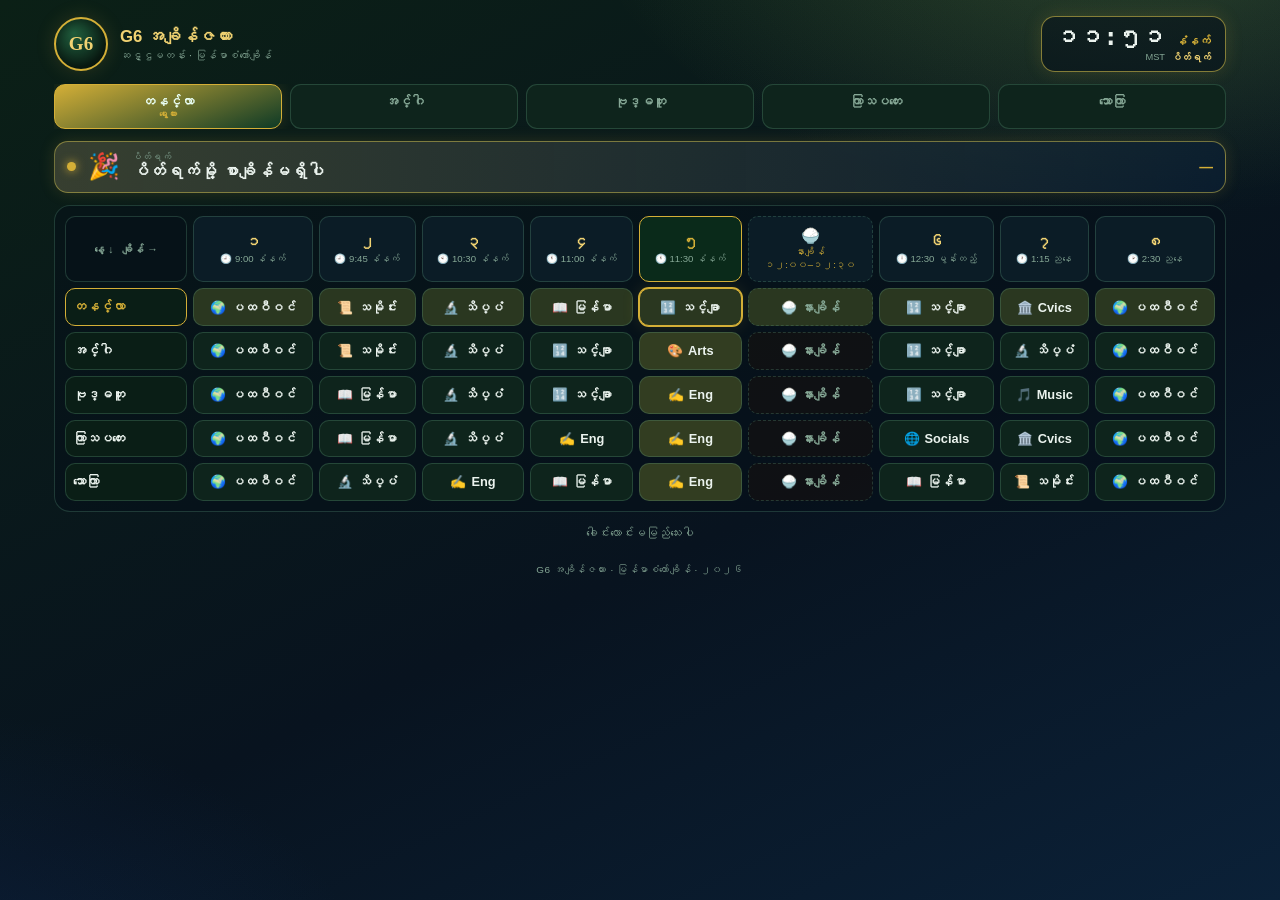
<file: index.html>
<!DOCTYPE html>
<html lang="my">
<head>
<meta charset="UTF-8">
<meta name="viewport" content="width=device-width, initial-scale=1.0, viewport-fit=cover">
<title>G6 အချိန်ဇယား</title>
<style>
  * { margin:0; padding:0; box-sizing:border-box; -webkit-tap-highlight-color:transparent; }

  :root {
    --navy: #08131f;
    --navy2: #0b2138;
    --green-dk: #0b2016;
    --green: #155230;
    --green-br: #38d68a;
    --green-sm: #2aa06a;
    --gold: #d4af37;
    --gold-s: #f0d272;
    --text: #ebf3ee;
    --muted: #86a896;
    --line: rgba(96,160,130,0.28);
    --card: #0e241c;
    --head: #0b1c26;
    --daycol: #0a1e16;
    --subj: var(--gold);
    --subj-soft: rgba(212,175,55,0.16);
  }

  html, body { min-height:100%; }

  body {
    font-family: "Noto Sans Myanmar", "Padauk", "Myanmar Text", "Segoe UI", sans-serif;
    color: var(--text);
    background:
      radial-gradient(1000px 560px at 88% -12%, var(--subj-soft), transparent 55%),
      radial-gradient(1000px 560px at 90% -10%, rgba(42,160,106,0.18), transparent 55%),
      radial-gradient(900px 520px at -10% 110%, rgba(22,60,120,0.28), transparent 55%),
      linear-gradient(155deg, var(--green-dk) 0%, var(--navy) 58%, var(--navy2) 100%);
    background-attachment: fixed;
    padding-bottom: 48px;
    transition: background 1s ease;
  }

  .wrap { max-width: 1200px; margin: 0 auto; padding: 16px 14px 0; }

  /* ---------- Header ---------- */
  header {
    display:flex; align-items:center; justify-content:space-between;
    gap:12px; margin-bottom: 12px;
  }
  .brand { display:flex; align-items:center; gap:12px; min-width:0; }
  .crest {
    flex:0 0 auto; width:54px; height:54px; border-radius:50%;
    display:flex; align-items:center; justify-content:center;
    font-family: Georgia, serif; font-size:19px; font-weight:800; color: var(--gold-s);
    background: radial-gradient(circle at 35% 28%, #21603f, var(--green-dk) 72%);
    border: 2px solid var(--subj);
    box-shadow: 0 0 20px var(--subj-soft), inset 0 0 16px rgba(0,0,0,0.55);
    cursor:pointer; user-select:none;
    transition: transform .15s, border-color .6s, box-shadow .6s;
    animation: breath 3.5s ease-in-out infinite;
  }
  .crest:active { transform: scale(0.92); }
  @keyframes breath { 0%,100%{ box-shadow:0 0 12px var(--subj-soft), inset 0 0 16px rgba(0,0,0,0.55);} 50%{ box-shadow:0 0 26px var(--subj-soft), inset 0 0 16px rgba(0,0,0,0.55);} }

  .titles h1 { font-size:1.05rem; line-height:1.2; font-weight:800; color:var(--gold-s); }
  .titles .sub { font-size:.66rem; color:var(--muted); margin-top:2px; }

  .clock-box {
    text-align:right; background: rgba(5,16,26,0.55);
    border:1px solid var(--line); border-radius:14px; padding:8px 14px;
    box-shadow: 0 0 14px rgba(0,0,0,0.35);
    transition: border-color .6s, box-shadow .6s;
  }
  .clock-box.mess { border-color: color-mix(in srgb, var(--subj) 55%, var(--line)); box-shadow: 0 0 18px var(--subj-soft); }
  .clock-box .t {
    font-size:1.5rem; font-weight:800; line-height:1;
    font-variant-numeric: tabular-nums; font-family:"SF Mono","Cascadia Mono",Consolas,monospace;
  }
  .clock-box .t small { font-size:.72rem; font-weight:600; color:var(--gold); margin-left:2px; }
  .clock-box .meta { display:flex; justify-content:flex-end; gap:6px; margin-top:3px; }
  .clock-box .m { font-size:.58rem; color:var(--muted); }
  .clock-box .d { font-size:.62rem; color:var(--gold-s); font-weight:700; }

  /* ---------- Day switcher ---------- */
  .daybar {
    display:flex; gap:8px; overflow-x:auto; margin-bottom: 12px;
    scrollbar-width:none; -webkit-overflow-scrolling:touch;
  }
  .daybar::-webkit-scrollbar { display:none; }
  .pday {
    flex:1 1 0; min-width:60px; padding:9px 6px; text-align:center;
    border-radius:11px; border:1.5px solid var(--line); background: var(--card);
    color: var(--muted); font-weight:700; font-size:.82rem; cursor:pointer;
    transition: all .18s; white-space:nowrap;
  }
  .pday .mk { display:block; font-size:.55rem; color:var(--gold); font-weight:600; }
  .pday.today { border-color: rgba(240,210,114,0.55); }
  .pday.active {
    background: linear-gradient(160deg, var(--subj), #0e3a26);
    border-color: var(--subj); color:#eafff5;
    box-shadow: 0 0 16px var(--subj-soft);
  }

  /* ---------- Now banner ---------- */
  .nowbar {
    margin-bottom: 12px; border-radius: 14px; padding: 10px 12px;
    background: linear-gradient(90deg, color-mix(in srgb, var(--subj) 22%, rgba(11,33,56,0.7)), rgba(11,33,56,0.6));
    border: 1px solid color-mix(in srgb, var(--subj) 45%, var(--line));
    box-shadow: 0 0 16px var(--subj-soft);
    display:flex; align-items:center; gap:12px;
    transition: background .6s, border-color .6s, box-shadow .6s;
  }
  .nowbar .pip {
    flex:0 0 auto; width:9px;height:9px;border-radius:50%;
    background: var(--subj); box-shadow:0 0 10px var(--subj); animation:pulse 1.7s infinite;
  }
  @keyframes pulse { 0%,100%{opacity:1} 45%{opacity:.2} }
  .nowbar .tico { font-size:1.6rem; line-height:1; }
  .nowbar .mid { flex:1; min-width:0; }
  .nowbar .mid .who { font-size:.58rem; color:var(--muted); letter-spacing:.12em; text-transform:uppercase; }
  .nowbar .mid .what { font-size:1.04rem; font-weight:800; color:var(--text); line-height:1.2; }
  .nowbar .mid .what b { color: var(--gold-s); }
  .nowbar .rgt { text-align:right; white-space:nowrap; }
  .nowbar .rgt .num { font-size:.86rem; font-weight:800; color:var(--subj); font-variant-numeric:tabular-nums; }
  .nowbar .rgt .lbl { font-size:.56rem; color:var(--muted); }
  .nowbar .sim { margin-top:5px; font-size:.6rem; color:var(--gold); display:none; text-align:right; }
  .nowbar .sim.on { display:block; }

  /* ---------- Matrix ---------- */
  .grid-scroll {
    overflow-x:auto; -webkit-overflow-scrolling:touch;
    border:1px solid var(--line); border-radius:16px;
    background: rgba(5,14,24,0.5); padding:4px;
    scrollbar-width: thin; scrollbar-color: var(--green-sm) transparent;
  }
  .grid-scroll::-webkit-scrollbar { height:8px; }
  .grid-scroll::-webkit-scrollbar-thumb { background: var(--green-sm); border-radius:10px; }

  table.matrix { border-collapse:separate; border-spacing:6px; width:100%; min-width:800px; }

  table.matrix th, table.matrix td {
    padding:9px 7px; text-align:center; vertical-align:middle;
    border-radius:10px; font-size:.8rem; line-height:1.35;
    overflow-wrap:anywhere; word-break:break-word;
  }

  /* header (time, horizontal) */
  table.matrix thead th {
    position:sticky; top:0; z-index:2;
    background: var(--head); border:1px solid var(--line);
    color: var(--gold-s); font-weight:800; font-size:.74rem; white-space:nowrap;
  }
  table.matrix thead th .big { display:block; font-size:.95rem; }
  table.matrix thead th .st { display:block; font-size:.6rem; color:var(--muted); font-weight:500; font-variant-numeric:tabular-nums; }
  table.matrix thead th.lunchh { color: var(--muted); border-style:dashed; }
  table.matrix thead th.lunchh .st { color: var(--gold); }
  table.matrix thead th.colnow { color: var(--subj); background:#0a2a1a; border-color: var(--subj); }

  /* grid cells (subjects) */
  table.matrix td {
    background: var(--card); border:1px solid var(--line); font-weight:700;
  }
  table.matrix td .ico { margin-right:5px; }
  table.matrix td.lza { border-style:dashed; color:var(--muted); font-weight:600; background: rgba(40,18,5,0.28); }

  /* day column (vertical) */
  table.matrix th.corner {
    position:sticky; left:0; top:0; z-index:4;
    background:#061218; color:var(--muted); font-size:.66rem;
  }
  table.matrix td.day {
    position:sticky; left:0; z-index:1;
    background: var(--daycol); border:1px solid var(--line);
    min-width:104px; text-align:left; font-weight:800; color:var(--text); font-size:.82rem;
  }

  /* selected day row + live column + cell */
  table.matrix tr.rview td.day { color: var(--subj); border-color: var(--subj); }
  table.matrix tr.rview td:not(.day){ background: color-mix(in srgb, var(--subj) 14%, var(--card)); }
  table.matrix tr.rtoday td.day { border-color: var(--gold-s); }
  table.matrix td.colnow { background: color-mix(in srgb, var(--subj) 18%, var(--card)); }
  table.matrix td.cellnow {
    border:1.5px solid var(--subj);
    box-shadow: 0 0 0 1px var(--subj), 0 0 18px var(--subj-soft);
    background: color-mix(in srgb, var(--subj) 30%, var(--card));
  }

  /* ---------- Test panel ---------- */
  .test-panel {
    margin-top:16px; border-radius:16px; padding:16px;
    background: linear-gradient(180deg, rgba(8,26,19,0.94), rgba(7,18,30,0.95));
    border:1px solid var(--line); box-shadow:0 10px 30px rgba(0,0,0,0.4);
  }
  .test-panel[hidden] { display:none; }
  .tp-head { display:flex; align-items:center; justify-content:space-between; margin-bottom:12px; }
  .tp-head h2 { font-size:.9rem; color:var(--gold-s); letter-spacing:.1em; font-weight:800; }
  .tp-head .close { border:1px solid var(--line); background:none; color:var(--muted); width:30px;height:30px; border-radius:8px; font-size:.9rem; cursor:pointer; }
  .tp-grid { display:grid; grid-template-columns:repeat(8,1fr); gap:8px; }
  @media (max-width:599px){ .tp-grid{ grid-template-columns:repeat(4,1fr);} }
  .pbtn { padding:9px 4px; border-radius:10px; border:1px solid var(--line); background:var(--card); color:var(--text); font-weight:700; font-size:.78rem; cursor:pointer; transition:all .15s; }
  .pbtn small { display:block; font-size:.58rem; color:var(--muted); font-weight:500; }
  .pbtn:active { background:var(--green); border-color:var(--green-br); transform:scale(.95); }
  .s-btns { display:flex; gap:8px; flex-wrap:wrap; margin-top:12px; }
  .sbtn { flex:1; min-width:112px; padding:11px 8px; border-radius:11px; border:1px solid var(--line); background:var(--card); color:var(--text); font-size:.8rem; font-weight:700; cursor:pointer; display:flex; align-items:center; justify-content:center; gap:7px; transition:all .15s; }
  .sbtn:active { background:var(--green); border-color:var(--green-br); transform:scale(.96); }
  .range { width:100%; accent-color:var(--green-br); }

  /* custom timeline slider */
  .timeline { margin-top:14px; }
  .tl-lbl { display:flex; justify-content:space-between; align-items:center; font-size:.68rem; color:var(--muted); margin-bottom:10px; }
  .tl-lbl b { color:var(--gold-s); font-size:.8rem; font-variant-numeric:tabular-nums; }
  .tl-wrap { position:relative; padding:0 0 26px; }
  .tl-wrap .tl { width:100%; }
  .ticks { position:absolute; left:1.5%; right:1.5%; bottom:4px; height:20px; pointer-events:none; }
  .ticks i { position:absolute; bottom:0; width:2px; height:7px; background:var(--line); transform:translateX(-50%); }
  .ticks i.tl-bell { height:15px; background:var(--green-br); box-shadow:0 0 6px var(--green-br); }
  .ticks i.tl-lunch { height:13px; background:var(--gold); box-shadow:0 0 6px var(--gold); }
  .tl-labels { display:flex; justify-content:space-between; font-size:.62rem; color:var(--muted); margin-bottom:10px; }
  .mini { flex:1; padding:9px; border-radius:9px; border:1px solid var(--line); background:rgba(255,255,255,0.03); color:var(--text); font-size:.74rem; cursor:pointer; font-weight:600; }
  .mini:active { background:var(--green); }
  .mini.full { width:100%; padding:11px; font-size:.8rem; }
  .tp-hint { margin-top:12px; font-size:.62rem; color:var(--muted); line-height:1.7; }

  .toast { max-width:420px; margin:14px auto 0; text-align:center; color:var(--muted); font-size:.74rem; min-height:20px; }
  footer { text-align:center; margin-top:18px; font-size:.62rem; color:var(--muted); letter-spacing:.06em; }

  #unlock {
    position:fixed; left:50%; bottom:18px; transform:translateX(-50%);
    background:linear-gradient(160deg, var(--gold), #b8912a); color:#131f18;
    border:none; border-radius:30px; padding:13px 24px; font-size:.88rem; font-weight:800;
    font-family:inherit; box-shadow:0 8px 26px rgba(0,0,0,.5); cursor:pointer; z-index:60; display:none;
  }

  /* always-visible error banner */
  #errbox {
    display:none; position:fixed; left:50%; top:10px; transform:translateX(-50%);
    width:min(96vw, 640px); max-height:42vh; overflow:auto;
    background:rgba(60,12,12,0.95); border:2px solid #ff6b6b; border-radius:10px;
    color:#ffd7d7; font-size:.72rem; line-height:1.5; padding:10px 12px;
    white-space:pre-wrap; word-break:break-word; font-family:monospace; z-index:300;
    box-shadow:0 8px 30px rgba(0,0,0,.6);
  }
  #errbox.on { display:block; }
  #errbox .tag { display:inline-block; background:#ff6b6b; color:#300; font-weight:800;
    font-size:.62rem; padding:1px 6px; border-radius:4px; margin-right:6px; }
</style>
</head>
<body>
<div id="errbox" role="alert"></div>
<div class="wrap">

  <header>
    <div class="brand">
      <div class="crest" id="crest" title="စမ်းသပ်ကိရိယာဖွင့်ရန်">G6</div>
      <div class="titles">
        <h1>G6 အချိန်ဇယား</h1>
        <p class="sub">ဆဋ္ဌမတန်း &middot; မြန်မာစံတော်ချိန်</p>
      </div>
    </div>
    <div class="clock-box" id="clockBox">
      <div class="t"><span id="clkH">--</span>:<span id="clkM">--</span><small id="clkMer"></small></div>
      <div class="meta"><span class="m" id="clkZone">MST</span><span class="d" id="clkDay">—</span></div>
    </div>
  </header>

  <!-- day switcher -->
  <nav class="daybar" id="daybar"></nav>

  <!-- live now banner -->
  <div class="nowbar" id="nowbar">
    <span class="pip"></span>
    <span class="tico" id="nowIco">🔔</span>
    <div class="mid">
      <div class="who" id="nowWho">—</div>
      <div class="what" id="nowWhat">—</div>
    </div>
    <div class="rgt">
      <div><span class="num" id="nowNum">—</span> <span class="lbl" id="nowLbl"></span></div>
      <div class="sim" id="simLed">⏱ စမ်းသပ်အချိန်</div>
    </div>
  </div>

  <!-- timetable matrix: days vertical, time horizontal -->
  <div class="grid-scroll" id="matrixWrap"></div>

  <!-- test console (hidden) -->
  <section class="test-panel" id="testPanel" hidden>
    <div class="tp-head">
      <h2>🔧 စမ်းသပ်ကိရိယာ</h2>
      <button class="close" id="closeTest" title="ပိတ်မည်">✕</button>
    </div>
    <div class="tp-grid" id="tpGrid"></div>
    <div class="s-btns">
      <button class="sbtn" data-sound="start"><span class="ic">🔔</span> ကျောင်းစ</button>
      <button class="sbtn" data-sound="anthem"><span class="ic">🎵</span> နိုင်ငံတော်သီချင်း</button>
      <button class="sbtn" data-sound="chimes"><span class="ic">⏰</span> နာရီသံ</button>
      <button class="sbtn" data-sound="bell"><span class="ic">🔔</span> ခေါင်းလောင်း</button>
      <button class="sbtn" data-sound="patriotic"><span class="ic">🇲🇲</span> ဇာတိမာန်သီချင်း</button>
    </div>
    <div class="timeline">
      <div class="tl-lbl"><span>⏱ စမ်းသပ်အချိန် ရွေးရန်</span><b id="tlVal">—</b></div>
      <div class="tl-wrap">
        <input type="range" class="range tl" id="tlRange" min="360" max="1080" step="1" value="600" aria-label="စမ်းသပ်အချိန်">
        <div class="ticks" id="ticks"></div>
      </div>
      <div class="tl-labels"><span>၆:၀၀ နံနက်</span><span>၉:၀၀</span><span>၁၂:၀၀</span><span>၃:၀၀ ညနေ</span></div>
      <button class="mini full" id="tlReal">🔄 ပုံမှန်အချိန်သို့ ပြန်ရောက်</button>
    </div>
    <div class="tp-hint">
      🖱 ကွန်ပျူတာ: <b>Shift + Alt + 1</b> ဖွင့်/ပိတ် &middot; <b>Shift + 1…8</b> စာချိန်ခုန်ကျော်
      &middot; 📱 ဖုန်း: G6 လိုဂိုကို နှိပ်ပါ။
    </div>
  </section>

  <div class="toast" id="toast">ခေါင်းလောင်းမမြည်သေးပါ</div>
  <footer>G6 အချိန်ဇယား · မြန်မာစံတော်ချိန် · ၂၀၂၆</footer>
</div>

<button id="unlock">🔔 အသံဖွင့်ရန် နှိပ်ပါ</button><script>
"use strict";
try {

/* ---------------- Error reporting (always visible) ---------------- */
function showErr(msg) {
  const b = document.getElementById("errbox");
  if (!b) return;
  b.classList.add("on");
  const line = document.createElement("div");
  line.innerHTML = "<span class='tag'>ERROR</span>" + String(msg).replace(/</g,"&lt;");
  b.appendChild(line);
  console.error(msg);
}
window.addEventListener("error", function(ev){
  let s = (ev.message || "အမှား") + " · " + (ev.filename || "") + ":" + (ev.lineno || "?");
  if (ev.error && ev.error.stack) s += "\n" + String(ev.error.stack).split("\n").slice(0,4).join("\n");
  showErr(s);
});
window.addEventListener("unhandledrejection", function(ev){
  showErr("Promise: " + (ev.reason && ev.reason.message || String(ev.reason)));
});

/* ---------------- Audio ---------------- */
const SOUNDS = {
  anthem:    "audio/anthem.mp3",
  patriotic: "audio/patriotic.mp3",
  chimes:    "audio/westminster.mp3",
  bell:      "audio/bell.mp3"
};
const audio = {};
for (const k in SOUNDS) { audio[k] = new Audio(SOUNDS[k]); audio[k].preload = "auto"; }
let unlocked = false;
function doUnlock() {
  unlocked = true;
  document.getElementById("unlock").style.display = "none";
  for (const k in audio) {
    const p = audio[k].play();
    if (p !== undefined) p.then(() => audio[k].pause()).catch(() => {});
  }
}
document.getElementById("unlock").onclick = doUnlock;
document.addEventListener("pointerdown", () => { if (!unlocked) doUnlock(); });

function stopAll() { for (const k in audio) { audio[k].pause(); audio[k].currentTime = 0; } }
function play(name, onEnd) {
  if (!unlocked) { toast("🔇 အသံဖွင့်ရန် နှိပ်ပါ"); return; }
  stopAll();
  const a = audio[name];
  a.currentTime = 0;
  a.onended = () => { if (onEnd) onEnd(); };
  a.play().catch(() => toast("🔇 အသံဖွင့်ရန် နှိပ်ပါ"));
}
function seq(list, i = 0) {
  if (i >= list.length) return;
  const [name, label] = list[i];
  toast("♪ " + label);
  play(name, () => seq(list, i + 1));
}
function playStartOfDay() { seq([["bell","ခေါင်းလောင်း"],["anthem","နိုင်ငံတော်သီချင်း"],["bell","စတင်ရန်ခေါင်းလောင်း"]]); }
function playChimes()     { seq([["chimes","နာရီသံ"]]); }
function playLunchBell()  { seq([["bell","နားချိန်ခေါင်းလောင်း"]]); }
function playEndOfDay() {
  toast("🔔 ခေါင်းလောင်း (၁)");
  play("bell", () => {
    toast("⋯ ၁၀ စက္ကန့် ⋯");
    setTimeout(() => {
      toast("🔔 ခေါင်းလောင်း (၂)");
      play("bell", () => {
        toast("🇲🇲 ဇာတိမာန်သီချင်း");
        play("patriotic", () => {
          toast("🔔 ခေါင်းလောင်း (၃)");
          play("bell");
        });
      });
    }, 10000);
  });
}

/* ---------------- Times ---------------- */
const PERIODS = [
  { n:1, s:540, e:585 },  // 9:00-9:45
  { n:2, s:585, e:630 },  // 9:45-10:30
  { n:3, s:630, e:660 },  // 10:30-11:00
  { n:4, s:660, e:690 },  // 11:00-11:30
  { n:5, s:690, e:720 },  // 11:30-12:00
  { n:6, s:750, e:795 },  // 12:30-13:15
  { n:7, s:795, e:870 },  // 13:15-14:30
  { n:8, s:870, e:900 }   // 14:30-15:00
];
const LUNCH = { s:720, e:750 };
const START_DAY = 8*60+55;
const END_DAY = 900;

const BN = ["၀","၁","၂","၃","၄","၅","၆","၇","၈","၉"];
function bn(n){ return String(n).split("").map(c=>BN[+c]).join(""); }
const HEM = {8:"🕗",9:"🕘",10:"🕙",11:"🕚",12:"🕛",13:"🕐",14:"🕑",15:"🕒"};
const MYDAYS = ["တနင်္လာ","အင်္ဂါ","ဗုဒ္ဓဟူး","ကြာသပတေး","သောကြာ"];

function fmt(m) { const h=Math.floor(m/60), mm=m%60; const h12=h%12===0?12:h%12; return h12+":"+String(mm).padStart(2,"0")+" "+mer(m); }
function short12(m) { const h=Math.floor(m/60), mm=m%60; const h12=h%12===0?12:h%12; return h12+":"+String(mm).padStart(2,"0"); }
function mer(m) { const h=Math.floor(m/60); return h<12?"နံနက်":(h===12?"မွန်းတည့်":(h<18?"ညနေ":"ည")); }

/* ---------------- Subjects: icon + colour ---------------- */
const SUBJ = {
  "ပထဝီဝင်": { ico:"🌍", c:"#f0a04b" },
  "သမိုင်း":   { ico:"📜", c:"#ef6a6a" },
  "သိပ္ပံ":    { ico:"🔬", c:"#52e8a2" },
  "မြန်မာ":    { ico:"📖", c:"#c3a9ff" },
  "သင်္ချာ":   { ico:"🔢", c:"#5fb2ff" },
  "Eng":      { ico:"✍️", c:"#4fd2e0" },
  "Arts":     { ico:"🎨", c:"#ff8ec9" },
  "Cvics":    { ico:"🏛️", c:"#ffa457" },
  "Music":    { ico:"🎵", c:"#d9a4ff" },
  "Socials":  { ico:"🌐", c:"#62e3b0" }
};
const LUNCH_META = { ico:"🍚", c:"#d4af37", name:"နေ့လည်စာ နားချိန်" };
const FALLBACK =   { ico:"⏰", c:"#d4af37" };

/* ---------------- Data (Humanitration -> Cvics) ---------------- */
const TIMETABLE = {
  "တနင်္လာ":    ["ပထဝီဝင်","သမိုင်း","သိပ္ပံ","မြန်မာ","သင်္ချာ","သင်္ချာ","Cvics","ပထဝီဝင်"],
  "အင်္ဂါ":      ["ပထဝီဝင်","သမိုင်း","သိပ္ပံ","သင်္ချာ","Arts","သင်္ချာ","သိပ္ပံ","ပထဝီဝင်"],
  "ဗုဒ္ဓဟူး":    ["ပထဝီဝင်","မြန်မာ","သိပ္ပံ","သင်္ချာ","Eng","သင်္ချာ","Music","ပထဝီဝင်"],
  "ကြာသပတေး":  ["ပထဝီဝင်","မြန်မာ","သိပ္ပံ","Eng","Eng","Socials","Cvics","ပထဝီဝင်"],
  "သောကြာ":     ["ပထဝီဝင်","သိပ္ပံ","Eng","မြန်မာ","Eng","မြန်မာ","သမိုင်း","ပထဝီဝင်"]
};
const DAYLIST = Object.keys(TIMETABLE);

/* ---------------- Clock (Myanmar Standard Time) ---------------- */
let simOffset = 0;
function realNow() {
  const f = new Intl.DateTimeFormat("en-GB", { timeZone:"Asia/Yangon", hour:"2-digit", minute:"2-digit", hour12:false });
  const [hh,mm] = f.format(new Date()).split(":");
  return (+hh % 24)*60 + +mm;
}
function todayIdx() {
  const map = { Mon:0, Tue:1, Wed:2, Thu:3, Fri:4 };
  const wd = new Intl.DateTimeFormat("en-GB",{timeZone:"Asia/Yangon",weekday:"short"}).format(new Date());
  return map[wd] !== undefined ? map[wd] : -1;
}
const nowMin = () => ((realNow() + simOffset) % 1440 + 1440) % 1440;

/* ---------------- Status logic ---------------- */
function classify(m) {
  if (m < START_DAY) return { k:"before" };
  for (let i=0;i<PERIODS.length;i++){ if (m>=PERIODS[i].s && m<PERIODS[i].e) return { k:"in", i }; }
  if (m>=LUNCH.s && m<LUNCH.e) return { k:"lunch" };
  if (m>=END_DAY) return { k:"after" };
  return { k:"gap" };
}

/* ---------------- Event engine ---------------- */
let fired = {};
const EVENTS = [
  { at:START_DAY, key:"start", fn:playStartOfDay },
  { at:585, key:"e1", fn:playChimes },
  { at:630, key:"e2", fn:playChimes },
  { at:660, key:"e3", fn:playChimes },
  { at:690, key:"e4", fn:playChimes },
  { at:720, key:"ls", fn:playLunchBell },
  { at:750, key:"le", fn:playLunchBell },
  { at:795, key:"e6", fn:playChimes },
  { at:870, key:"e7", fn:playChimes },
  { at:900, key:"end", fn:playEndOfDay }
];
function fireDue() {
  if (todayIdx() < 0) return;
  const m = nowMin();
  for (const e of EVENTS) {
    if (m >= e.at && !fired[e.key]) { fired[e.key] = true; e.fn(); }
  }
}
function resetFired() { fired = {}; }

/* ---------------- View state ---------------- */
let viewDay = MYDAYS[Math.max(0, todayIdx())];

/* ---------------- Render ---------------- */
const DAYBAR = document.getElementById("daybar");
const WRAP   = document.getElementById("matrixWrap");
const ROOT   = document.documentElement;

function colHead(c) {
  if (c <= 4) {
    const p = PERIODS[c];
    return { big: bn(p.n), st: (HEM[Math.floor(p.s/60)]||"🕒") + " " + fmt(p.s) };
  }
  if (c === 5) return { big:"🍚", st:"နားချိန်<br>၁၂:၀၀–၁၂:၃၀" };
  const p = PERIODS[c-1];
  return { big: bn(p.n), st: (HEM[Math.floor(p.s/60)]||"🕒") + " " + fmt(p.s) };
}

function renderDaybar() {
  DAYBAR.innerHTML = "";
  const tIdx = todayIdx();
  DAYLIST.forEach((d, r) => {
    const b = document.createElement("button");
    b.className = "pday" + (d===viewDay ? " active" : "") + (r===tIdx ? " today" : "");
    const t = r === tIdx;
    b.innerHTML = d + (t ? "<span class='mk'>ယနေ့</span>" : (d===viewDay ? "<span class='mk'>ရွေးထား</span>" : "<span class='mk'>&nbsp;</span>"));
    b.onclick = () => { viewDay = d; renderAll(); };
    DAYBAR.appendChild(b);
  });
}

function renderMatrix() {
  const m   = nowMin();
  const st  = classify(m);
  const tIdx = todayIdx();

  /* current column: P1..P5 -> 0..4, lunch -> 5, P6..P8 -> 6..8 */
  let cur = -1;
  if (st.k === "in") cur = st.i <= 4 ? st.i : st.i + 1;
  else if (st.k === "lunch") cur = 5;

  let html = "<table class='matrix'><thead><tr>";
  html += "<th class='corner'>နေ့ ↓ &nbsp; ချိန် →</th>";
  for (let c=0;c<9;c++) {
    const ch = colHead(c);
    html += `<th class="${c===5?"lunchh":""}${c===cur?" colnow":""}"><span class='big'>${ch.big}</span><span class='st'>${ch.st}</span></th>`;
  }
  html += "</tr></thead><tbody>";

  DAYLIST.forEach((d, r) => {
    const isView   = d === viewDay;
    const isToday  = r === tIdx;
    const rowCls = (isView ? " rview" : "") + (isToday ? " rtoday" : "");
    html += `<tr class="${rowCls}">`;
    html += `<td class="day">${isToday ? "◉ " : ""}${d}</td>`;
    for (let c=0;c<9;c++) {
      if (c === 5) {
        const live = c===cur && isView;
        html += `<td class="lza${live?" cellnow":""}">🍚 နားချိန်</td>`;
        continue;
      }
      const pi = c <= 4 ? c : c - 1;
      const s  = TIMETABLE[d][pi];
      const meta = SUBJ[s] || FALLBACK;
      const live = c===cur && isView;
      const scol = c===cur ? " colnow" : "";
      html += `<td class="${scol}${live?" cellnow":""}"><span class='ico'>${meta.ico}</span>${s}</td>`;
    }
    html += "</tr>";
  });
  html += "</tbody></table>";
  WRAP.innerHTML = html;
}

/* theming: everything follows the current subject on the selected day */
function applyTheme() {
  const m   = nowMin();
  const st  = classify(m);
  const tIdx = todayIdx();
  const who = tIdx < 0 ? "ပိတ်ရက်" : viewDay;

  let meta, subjName, num, lbl, what;
  const nowb = document.getElementById("nowbar");
  const whoEl = document.getElementById("nowWho");
  const whatEl = document.getElementById("nowWhat");
  const icoEl = document.getElementById("nowIco");
  const numEl = document.getElementById("nowNum");
  const lblEl = document.getElementById("nowLbl");
  const simLed = document.getElementById("simLed");
  const clockBox = document.getElementById("clockBox");

  simLed.className = "sim" + (simOffset ? " on" : "");
  clockBox.classList.toggle("mess", st.k === "in" || st.k === "lunch");

  if (tIdx < 0) {
    whoEl.textContent = who;
    whatEl.textContent = "ပိတ်ရက်မို့ စာချိန်မရှိပါ";
    icoEl.textContent = "🎉";
    numEl.textContent = "—";
    lblEl.textContent = "";
    ROOT.style.setProperty("--subj", FALLBACK.c);
    ROOT.style.setProperty("--subj-soft", hexSoft(FALLBACK.c));
    return;
  }

  whoEl.textContent = who;
  if (st.k === "in") {
    const p = PERIODS[st.i];
    const s = TIMETABLE[viewDay][st.i];
    meta = SUBJ[s] || FALLBACK;
    numEl.textContent = bn(p.e - m);
    lblEl.textContent = "မိနစ် ကျန်";
    icoEl.textContent = meta.ico;
    whatEl.innerHTML = `<b>${s}</b> စာချိန် ` + bn(PERIODS[st.i].n) + " သင်နေသည်";
  } else if (st.k === "lunch") {
    meta = LUNCH_META;
    icoEl.textContent = meta.ico;
    numEl.textContent = bn(LUNCH.e - m);
    lblEl.textContent = "မိနစ် ကျန်";
    whatEl.innerHTML = "နေ့လည်စာ <b>နားချိန်</b> ဖြစ်သည်";
  } else if (st.k === "before") {
    meta = FALLBACK;
    icoEl.textContent = "🔔";
    numEl.textContent = "၈:၅၅";
    lblEl.textContent = "ခေါင်းလောင်း";
    whatEl.innerHTML = "ကျောင်း <b>မစသေးပါ</b>";
  } else if (st.k === "after") {
    meta = FALLBACK;
    icoEl.textContent = "🎉";
    numEl.textContent = "—";
    lblEl.textContent = "";
    whatEl.innerHTML = "<b>ကျောင်းပြီးပါပြီ</b>";
  } else {
    meta = FALLBACK;
    icoEl.textContent = "☕";
    numEl.textContent = "—";
    lblEl.textContent = "";
    whatEl.innerHTML = "စာချိန်ကြား <b>နားချိန်</b>";
  }
  ROOT.style.setProperty("--subj", meta.c);
  ROOT.style.setProperty("--subj-soft", hexSoft(meta.c));
}

function hexSoft(hex) {
  const h = hex.replace("#","");
  const r = parseInt(h.slice(0,2),16), g = parseInt(h.slice(2,4),16), b = parseInt(h.slice(4,6),16);
  return "rgba(" + r + "," + g + "," + b + ",0.16)";
}

function renderAll() {
  renderDaybar();
  renderMatrix();
  applyTheme();
}

/* ---------------- Test console ---------------- */
const TEST = document.getElementById("testPanel");
function showTest(on) { TEST.hidden = !on; }
document.getElementById("crest").onclick = () => showTest(TEST.hidden);
document.getElementById("closeTest").onclick = () => showTest(false);

document.addEventListener("keydown", e => {
  if (e.shiftKey && e.altKey && e.key === "1") { showTest(TEST.hidden); return; }
  if (e.shiftKey && !e.altKey && e.key >= "1" && e.key <= "8") jumpTo(+e.key - 1);
});

function jumpTo(i) {
  const p = PERIODS[i];
  simOffset = p.s - realNow();
  resetFired();
  refresh();
  const trig = [playStartOfDay, playChimes, playChimes, playChimes,
                playChimes, playLunchBell, playChimes, playChimes];
  trig[i]();
}

const GRID = document.getElementById("tpGrid");
for (let i=0;i<8;i++) {
  const b = document.createElement("button");
  b.className = "pbtn";
  b.innerHTML = bn(i+1) + "<small>" + fmt(PERIODS[i].s) + "</small>";
  b.onclick = () => jumpTo(i);
  GRID.appendChild(b);
}

document.querySelectorAll(".sbtn").forEach(b => {
  b.onclick = () => {
    const s = b.dataset.sound;
    if (s === "start") playStartOfDay();
    else if (s === "anthem") seq([["anthem","နိုင်ငံတော်သီချင်း"]]);
    else if (s === "chimes") playChimes();
    else if (s === "bell") playLunchBell();
    else if (s === "patriotic") seq([["patriotic","ဇာတိမာန်သီချင်း"]]);
  };
});

/* timeline scrubber: replaces offset slider + quick-jump buttons */
const TL   = document.getElementById("tlRange");
const TICKS = document.getElementById("ticks");
const TL_MIN = 360, TL_MAX = 1080;
(function buildTicks() {
  const marks = [
    {t:535, c:"tl-bell"},  {t:585, c:""}, {t:630, c:""}, {t:660, c:""},
    {t:690, c:""}, {t:720, c:"tl-lunch"}, {t:750, c:"tl-lunch"},
    {t:795, c:""}, {t:870, c:""}, {t:900, c:"tl-bell"}
  ];
  marks.forEach(o => {
    const i = document.createElement("i");
    i.className = o.c;
    i.style.left = ((o.t - TL_MIN) / (TL_MAX - TL_MIN) * 100) + "%";
    i.title = fmt(o.t);
    TICKS.appendChild(i);
  });
})();
function setSimTime(t) { simOffset = t - realNow(); resetFired(); refresh(); }
TL.oninput = () => setSimTime(+TL.value);
TL.onchange = () => setSimTime(+TL.value);
document.getElementById("tlReal").onclick = () => { TL.value = nowMin(); setSimTime(nowMin()); };

/* ---------------- Clock / toast / loop ---------------- */
function refreshClock() {
  const m = nowMin();
  const h = Math.floor(m/60), mm = m % 60;
  const h12 = h % 12 === 0 ? 12 : h % 12;
  document.getElementById("clkH").textContent = bn(h12);
  document.getElementById("clkM").textContent = bn(String(mm).padStart(2,"0"));
  document.getElementById("clkMer").textContent = " " + mer(m);
  document.getElementById("clkDay").textContent = todayIdx() >= 0 ? MYDAYS[todayIdx()] : "ပိတ်ရက်";
  TL.value = Math.max(TL_MIN, Math.min(TL_MAX, m));
  document.getElementById("tlVal").textContent =
    fmt(m) + (simOffset === 0 ? " · ပုံမှန်" : "");
}
function toast(msg) { document.getElementById("toast").textContent = msg; }

function refresh() {
  try {
    refreshClock();
    renderAll();
    fireDue();
  } catch (e) {
    showErr("refresh: " + (e.message || e) + (e && e.stack ? "\n" + String(e.stack).split("\n").slice(0,3).join("\n") : ""));
  }
}

window.addEventListener("resize", renderAll);
refresh();
setInterval(refresh, 1000);

} catch (initErr) {
  showErr("init: " + (initErr.message || initErr) + (initErr.stack ? "\n" + String(initErr.stack).split("\n").slice(0,3).join("\n") : ""));
}
</script>
</body>
</html>
</file>
